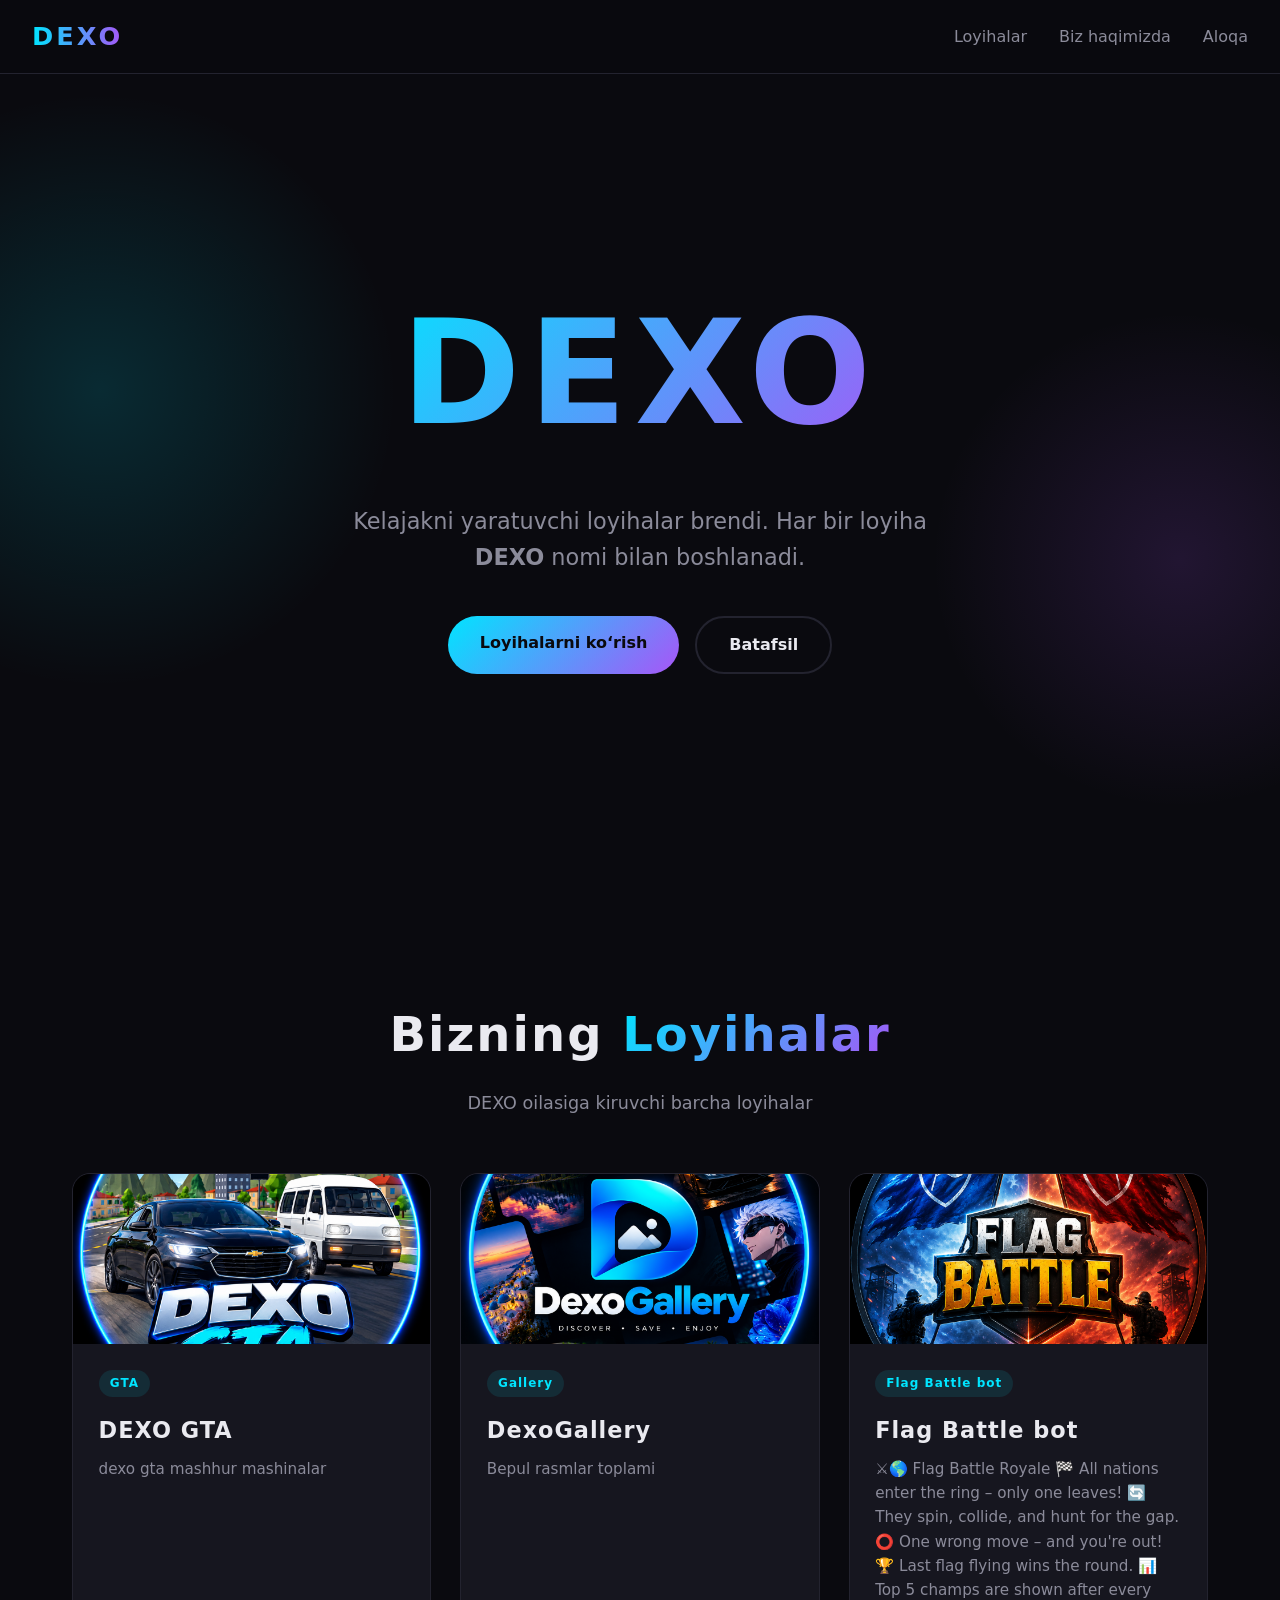
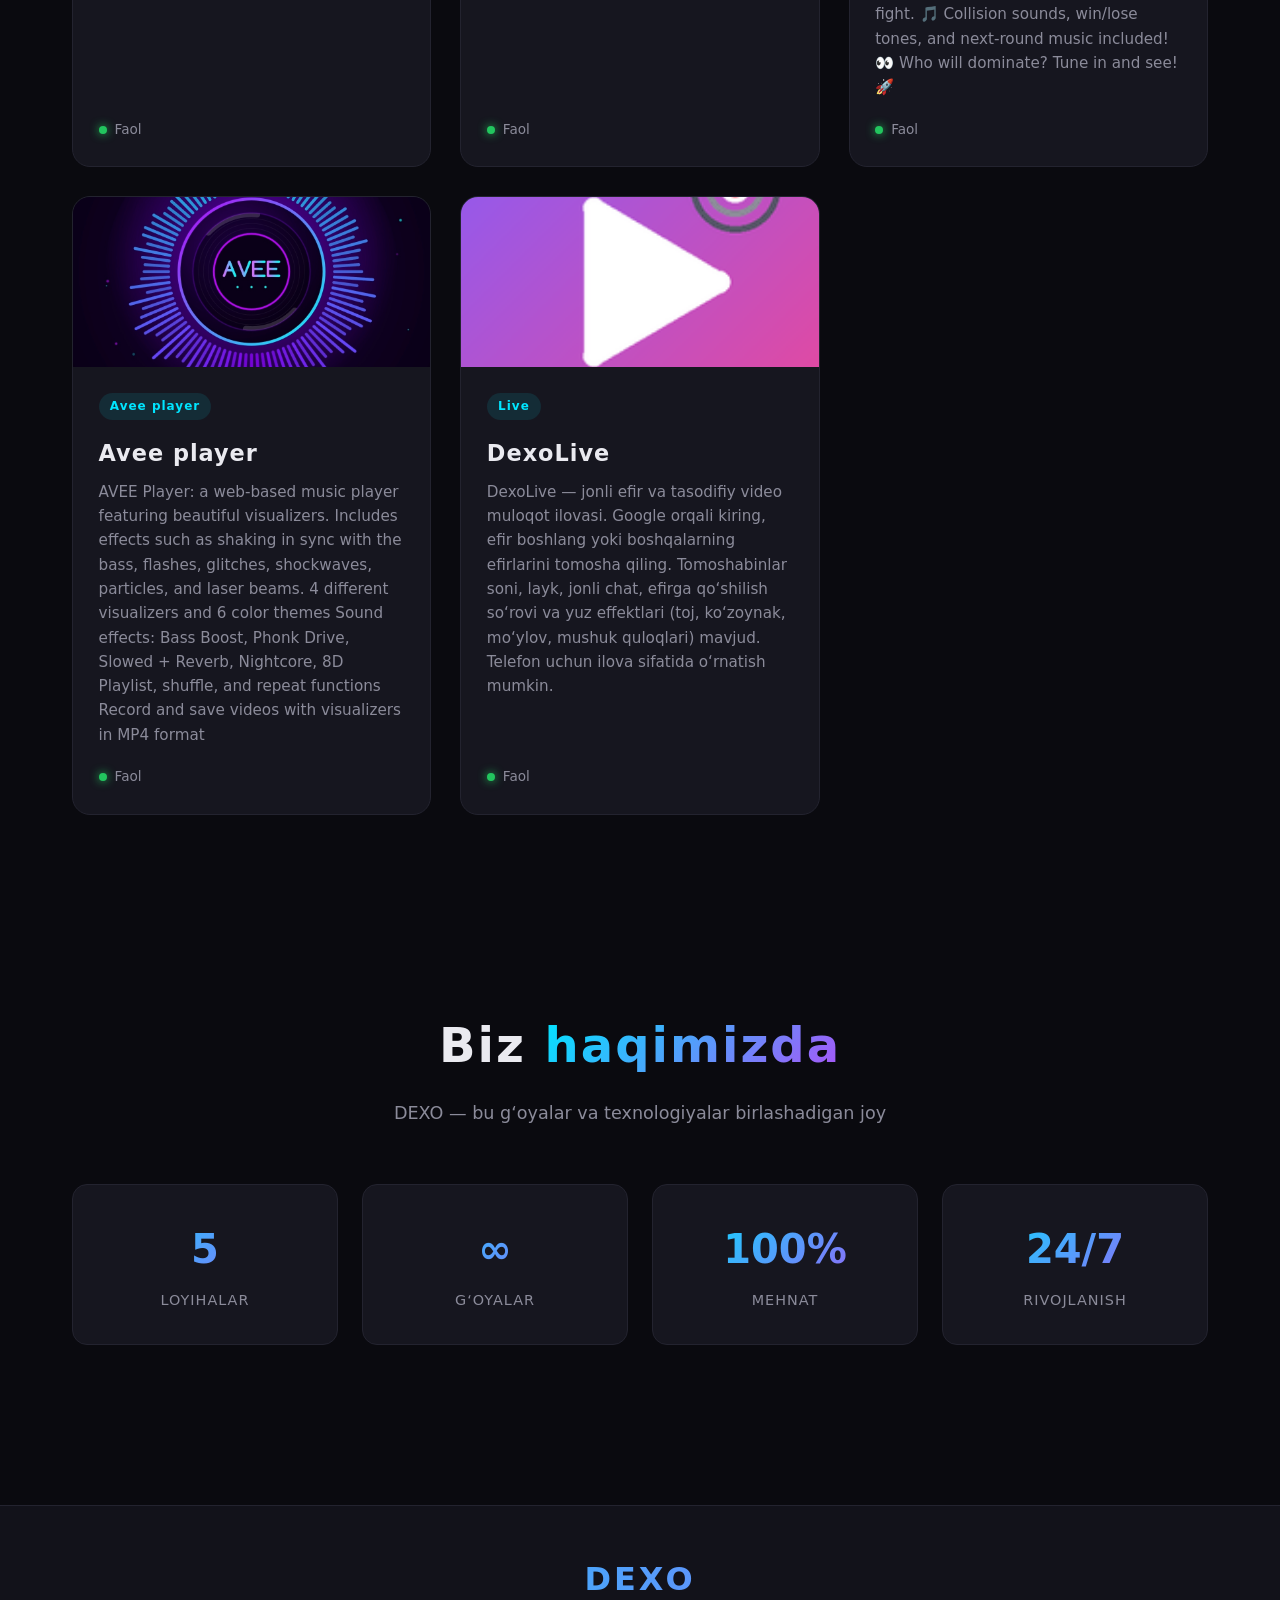
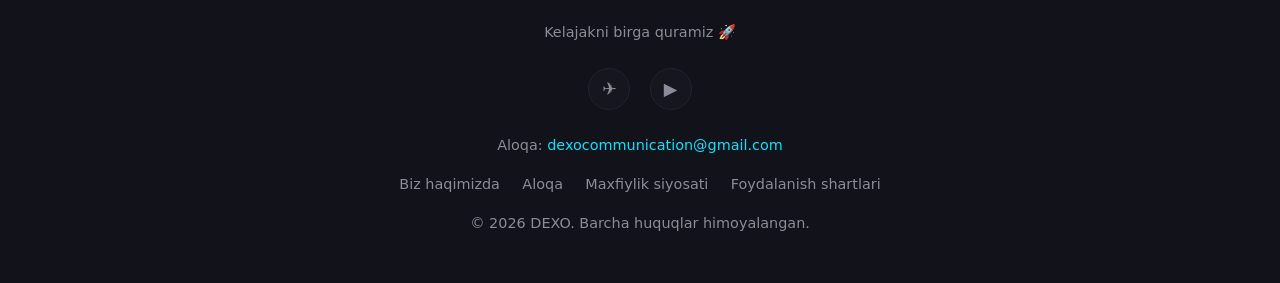
<file: index.html>
<!DOCTYPE html>
<html lang="uz">
<head>
<meta charset="UTF-8" />
<meta name="viewport" content="width=device-width, initial-scale=1.0" />
<title>DEXO — Brend va Loyihalar</title>
<meta name="description" content="DEXO — kelajakni yaratuvchi loyihalar brendi. DEXO GTA, DEXO WEB va boshqa loyihalar." />
<link rel="stylesheet" href="index.css" />
<link rel="stylesheet" href="page.css" />

<!-- Yandex Autoplacement 20508043 -->
<script src="https://yandex.ru/ads/system/context.js" async></script>
<script data-page-id="20508043" src="https://yandex.ru/ads/system/ap-loader.js" async></script>
</head>
<body>

  <!-- NAVBAR -->
  <nav>
    <div class="logo" onclick="window.scrollTo({top:0,behavior:'smooth'})">DEXO</div>
    <ul class="nav-links">
      <li><a href="#projects">Loyihalar</a></li>
      <li><a href="#about">Biz haqimizda</a></li>
      <li><a href="#contact">Aloqa</a></li>
    </ul>
  </nav>

  <!-- HERO -->
  <header class="hero">
    <h1>DEXO</h1>
    <p>Kelajakni yaratuvchi loyihalar brendi. Har bir loyiha <b>DEXO</b> nomi bilan boshlanadi.</p>
    <div class="hero-buttons">
      <a href="#projects" class="btn btn-primary">Loyihalarni ko‘rish</a>
      <a href="#about" class="btn btn-outline">Batafsil</a>
    </div>
  </header>

  <!-- PROJECTS -->
  <section id="projects">
    <h2 class="section-title">Bizning <span>Loyihalar</span></h2>
    <p class="section-sub">DEXO oilasiga kiruvchi barcha loyihalar</p>

    <div class="projects-grid" id="projectsGrid">
      <!-- JS shu yerga loyihalarni joylaydi -->
    </div>

    <div class="loading" id="projectsLoading">⏳ Loyihalar yuklanmoqda...</div>
    <div class="error-box" id="projectsError" style="display:none;"></div>
  </section>

  <!-- ABOUT -->
  <section id="about">
    <h2 class="section-title">Biz <span>haqimizda</span></h2>
    <p class="section-sub">DEXO — bu g‘oyalar va texnologiyalar birlashadigan joy</p>

    <div class="about-content">
      <div class="stat-box">
        <div class="stat-number" id="statProjects">0</div>
        <div class="stat-label">LOYIHALAR</div>
      </div>
      <div class="stat-box">
        <div class="stat-number">∞</div>
        <div class="stat-label">G‘OYALAR</div>
      </div>
      <div class="stat-box">
        <div class="stat-number">100%</div>
        <div class="stat-label">MEHNAT</div>
      </div>
      <div class="stat-box">
        <div class="stat-number">24/7</div>
        <div class="stat-label">RIVOJLANISH</div>
      </div>
    </div>
  </section>

  <!-- FOOTER -->
  <footer id="contact">
    <div class="logo">DEXO</div>
    <p>Kelajakni birga quramiz 🚀</p>
    <div class="socials">
      <a href="https://t.me/dexo_community" target="_blank" rel="noopener noreferrer" title="Telegram">✈️</a>
      <a href="https://youtube.com/@dexo_community" target="_blank" rel="noopener noreferrer" title="YouTube">▶️</a>
    </div>
    <p class="contact-mail">Aloqa: <a href="mailto:dexocommunication@gmail.com">dexocommunication@gmail.com</a></p>
    <div class="footer-links">
      <a href="about.html">Biz haqimizda</a>
      <a href="contact.html">Aloqa</a>
      <a href="privacy.html">Maxfiylik siyosati</a>
      <a href="terms.html">Foydalanish shartlari</a>
    </div>
    <p>© 2026 DEXO. Barcha huquqlar himoyalangan.</p>
  </footer>

  <script src="index.js"></script>
</body>
</html>
</file>
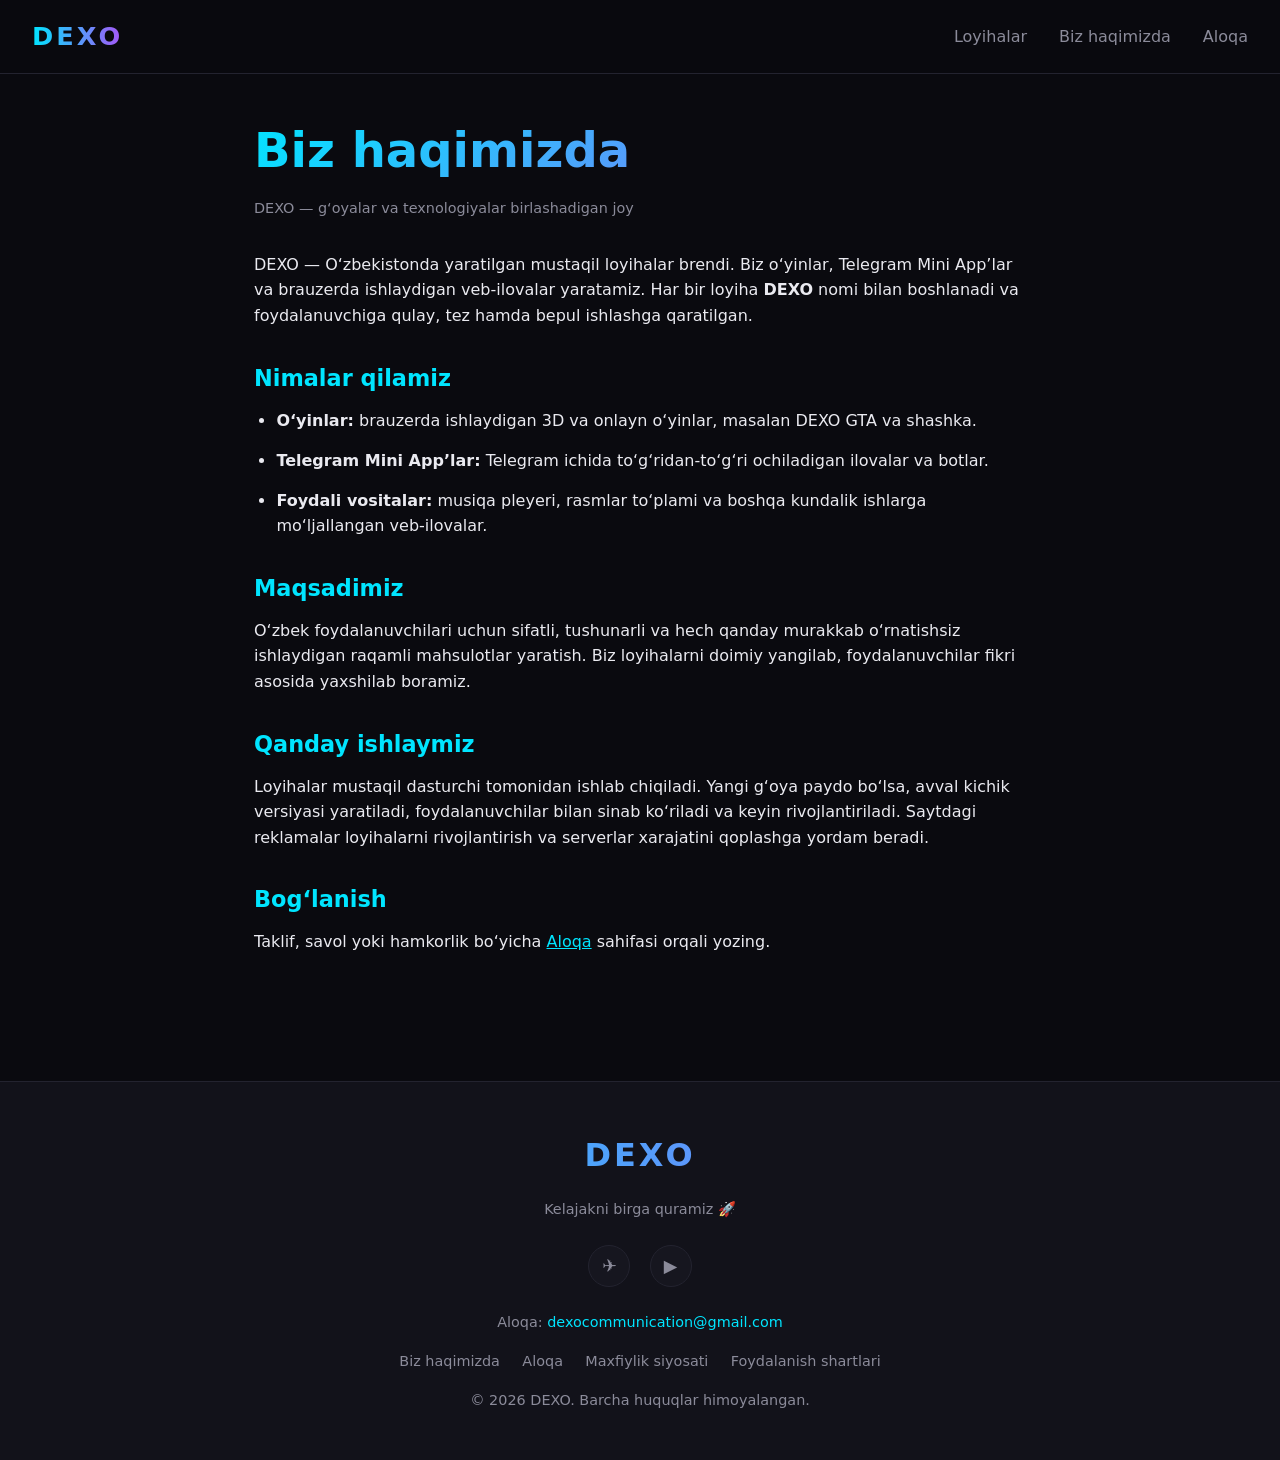
<file: about.html>
<!DOCTYPE html>
<html lang="uz">
<head>
<meta charset="UTF-8" />
<meta name="viewport" content="width=device-width, initial-scale=1.0" />
<title>Biz haqimizda — DEXO</title>
<meta name="description" content="DEXO — O‘zbekistondan mustaqil dasturchi tomonidan yaratilgan o‘yinlar, Telegram Mini App va veb-loyihalar brendi." />
<link rel="stylesheet" href="index.css" />
<link rel="stylesheet" href="page.css" />

<!-- ✅ Google AdSense -->
<meta name="google-adsense-account" content="ca-pub-7154749139110287">
<script async src="https://pagead2.googlesyndication.com/pagead/js/adsbygoogle.js?client=ca-pub-7154749139110287"
     crossorigin="anonymous"></script>
</head>
<body>

  <nav>
    <div class="logo" onclick="location.href='index.html'">DEXO</div>
    <ul class="nav-links">
      <li><a href="index.html#projects">Loyihalar</a></li>
      <li><a href="about.html">Biz haqimizda</a></li>
      <li><a href="contact.html">Aloqa</a></li>
    </ul>
  </nav>

  <main class="page-wrap">
    <h1>Biz haqimizda</h1>
    <p class="updated">DEXO — g‘oyalar va texnologiyalar birlashadigan joy</p>

    <p>DEXO — O‘zbekistonda yaratilgan mustaqil loyihalar brendi. Biz o‘yinlar, Telegram Mini App’lar va brauzerda ishlaydigan veb-ilovalar yaratamiz. Har bir loyiha <b>DEXO</b> nomi bilan boshlanadi va foydalanuvchiga qulay, tez hamda bepul ishlashga qaratilgan.</p>

    <h2>Nimalar qilamiz</h2>
    <ul>
      <li><b>O‘yinlar:</b> brauzerda ishlaydigan 3D va onlayn o‘yinlar, masalan DEXO GTA va shashka.</li>
      <li><b>Telegram Mini App’lar:</b> Telegram ichida to‘g‘ridan-to‘g‘ri ochiladigan ilovalar va botlar.</li>
      <li><b>Foydali vositalar:</b> musiqa pleyeri, rasmlar to‘plami va boshqa kundalik ishlarga mo‘ljallangan veb-ilovalar.</li>
    </ul>

    <h2>Maqsadimiz</h2>
    <p>O‘zbek foydalanuvchilari uchun sifatli, tushunarli va hech qanday murakkab o‘rnatishsiz ishlaydigan raqamli mahsulotlar yaratish. Biz loyihalarni doimiy yangilab, foydalanuvchilar fikri asosida yaxshilab boramiz.</p>

    <h2>Qanday ishlaymiz</h2>
    <p>Loyihalar mustaqil dasturchi tomonidan ishlab chiqiladi. Yangi g‘oya paydo bo‘lsa, avval kichik versiyasi yaratiladi, foydalanuvchilar bilan sinab ko‘riladi va keyin rivojlantiriladi. Saytdagi reklamalar loyihalarni rivojlantirish va serverlar xarajatini qoplashga yordam beradi.</p>

    <h2>Bog‘lanish</h2>
    <p>Taklif, savol yoki hamkorlik bo‘yicha <a href="contact.html">Aloqa</a> sahifasi orqali yozing.</p>
  </main>

  <footer id="contact">
    <div class="logo" onclick="location.href='index.html'">DEXO</div>
    <p>Kelajakni birga quramiz 🚀</p>
    <div class="socials">
      <a href="https://t.me/dexo_community" target="_blank" rel="noopener noreferrer" title="Telegram">✈️</a>
      <a href="https://youtube.com/@dexo_community" target="_blank" rel="noopener noreferrer" title="YouTube">▶️</a>
    </div>
    <p class="contact-mail">Aloqa: <a href="mailto:dexocommunication@gmail.com">dexocommunication@gmail.com</a></p>
    <div class="footer-links">
      <a href="about.html">Biz haqimizda</a>
      <a href="contact.html">Aloqa</a>
      <a href="privacy.html">Maxfiylik siyosati</a>
      <a href="terms.html">Foydalanish shartlari</a>
    </div>
    <p>© 2026 DEXO. Barcha huquqlar himoyalangan.</p>
  </footer>

</body>
</html>
</file>
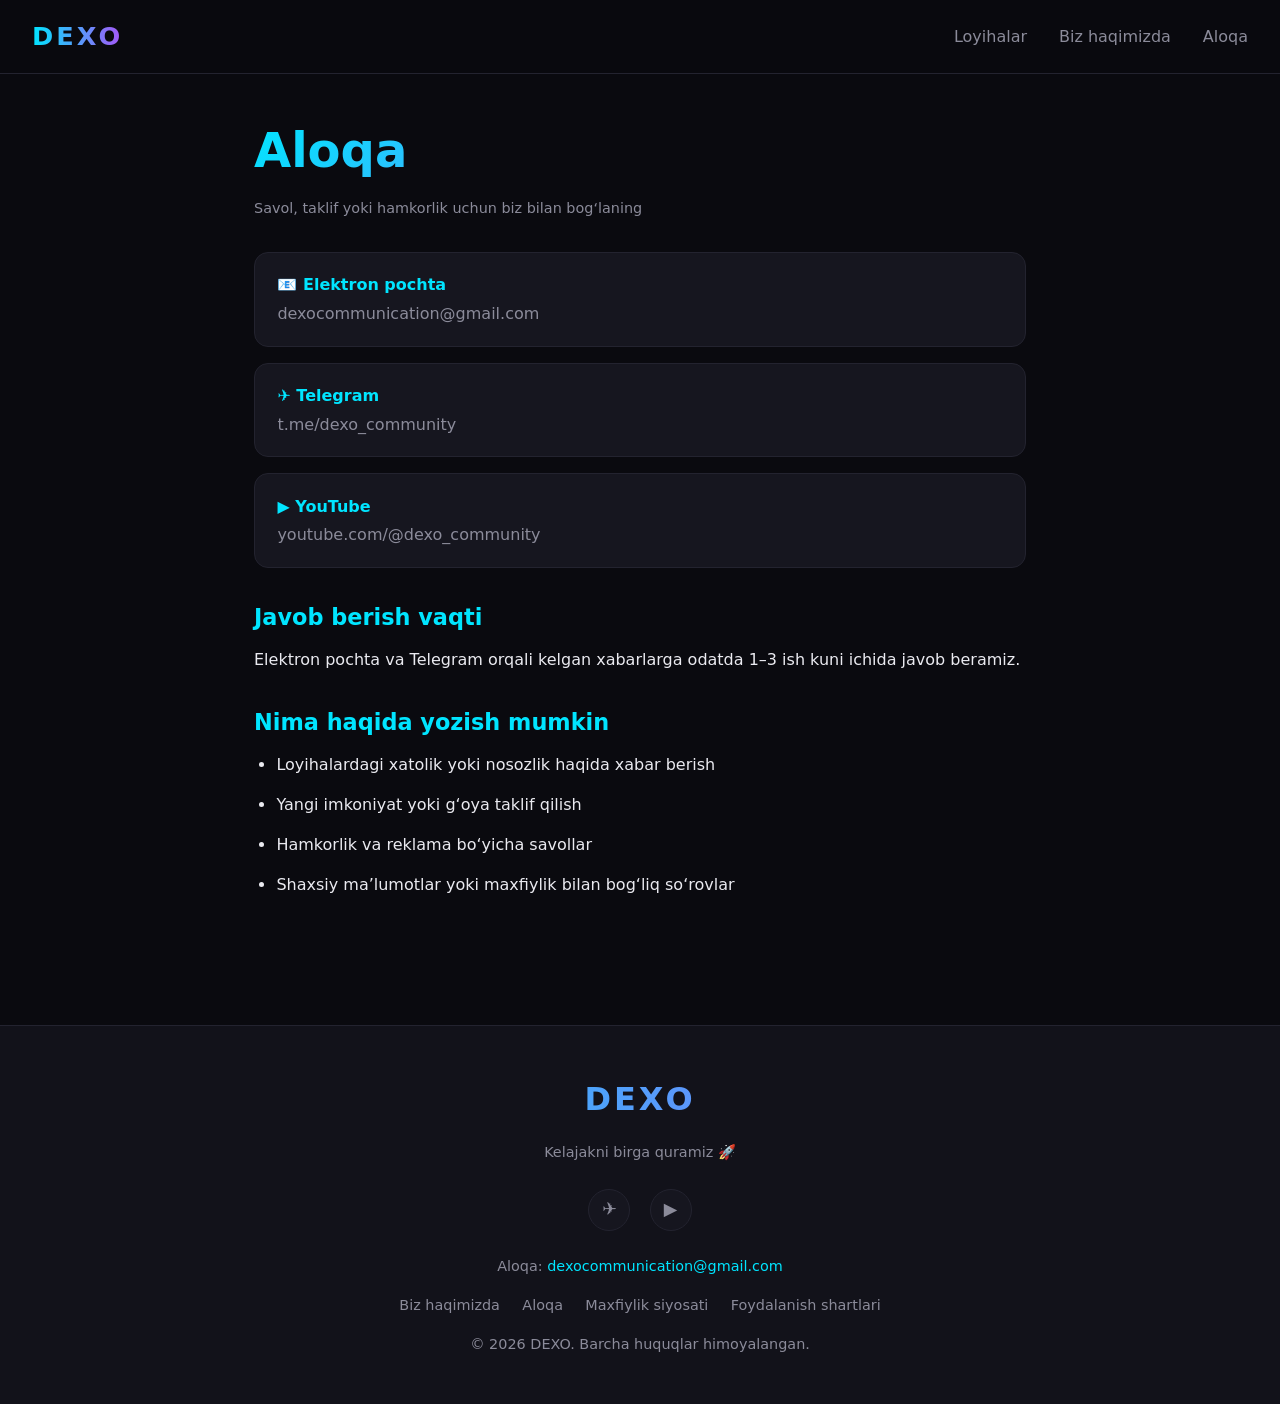
<file: contact.html>
<!DOCTYPE html>
<html lang="uz">
<head>
<meta charset="UTF-8" />
<meta name="viewport" content="width=device-width, initial-scale=1.0" />
<title>Aloqa — DEXO</title>
<meta name="description" content="DEXO bilan bog‘lanish: Telegram, YouTube va elektron pochta orqali." />
<link rel="stylesheet" href="index.css" />
<link rel="stylesheet" href="page.css" />

<!-- ✅ Google AdSense -->
<meta name="google-adsense-account" content="ca-pub-7154749139110287">
<script async src="https://pagead2.googlesyndication.com/pagead/js/adsbygoogle.js?client=ca-pub-7154749139110287"
     crossorigin="anonymous"></script>
</head>
<body>

  <nav>
    <div class="logo" onclick="location.href='index.html'">DEXO</div>
    <ul class="nav-links">
      <li><a href="index.html#projects">Loyihalar</a></li>
      <li><a href="about.html">Biz haqimizda</a></li>
      <li><a href="contact.html">Aloqa</a></li>
    </ul>
  </nav>

  <main class="page-wrap">
    <h1>Aloqa</h1>
    <p class="updated">Savol, taklif yoki hamkorlik uchun biz bilan bog‘laning</p>

    <a class="contact-card" href="mailto:dexocommunication@gmail.com">
      <b>📧 Elektron pochta</b>
      <span>dexocommunication@gmail.com</span>
    </a>

    <a class="contact-card" href="https://t.me/dexo_community" target="_blank" rel="noopener noreferrer">
      <b>✈️ Telegram</b>
      <span>t.me/dexo_community</span>
    </a>

    <a class="contact-card" href="https://youtube.com/@dexo_community" target="_blank" rel="noopener noreferrer">
      <b>▶️ YouTube</b>
      <span>youtube.com/@dexo_community</span>
    </a>

    <h2>Javob berish vaqti</h2>
    <p>Elektron pochta va Telegram orqali kelgan xabarlarga odatda 1–3 ish kuni ichida javob beramiz.</p>

    <h2>Nima haqida yozish mumkin</h2>
    <ul>
      <li>Loyihalardagi xatolik yoki nosozlik haqida xabar berish</li>
      <li>Yangi imkoniyat yoki g‘oya taklif qilish</li>
      <li>Hamkorlik va reklama bo‘yicha savollar</li>
      <li>Shaxsiy ma’lumotlar yoki maxfiylik bilan bog‘liq so‘rovlar</li>
    </ul>
  </main>

  <footer id="contact">
    <div class="logo" onclick="location.href='index.html'">DEXO</div>
    <p>Kelajakni birga quramiz 🚀</p>
    <div class="socials">
      <a href="https://t.me/dexo_community" target="_blank" rel="noopener noreferrer" title="Telegram">✈️</a>
      <a href="https://youtube.com/@dexo_community" target="_blank" rel="noopener noreferrer" title="YouTube">▶️</a>
    </div>
    <p class="contact-mail">Aloqa: <a href="mailto:dexocommunication@gmail.com">dexocommunication@gmail.com</a></p>
    <div class="footer-links">
      <a href="about.html">Biz haqimizda</a>
      <a href="contact.html">Aloqa</a>
      <a href="privacy.html">Maxfiylik siyosati</a>
      <a href="terms.html">Foydalanish shartlari</a>
    </div>
    <p>© 2026 DEXO. Barcha huquqlar himoyalangan.</p>
  </footer>

</body>
</html>
</file>
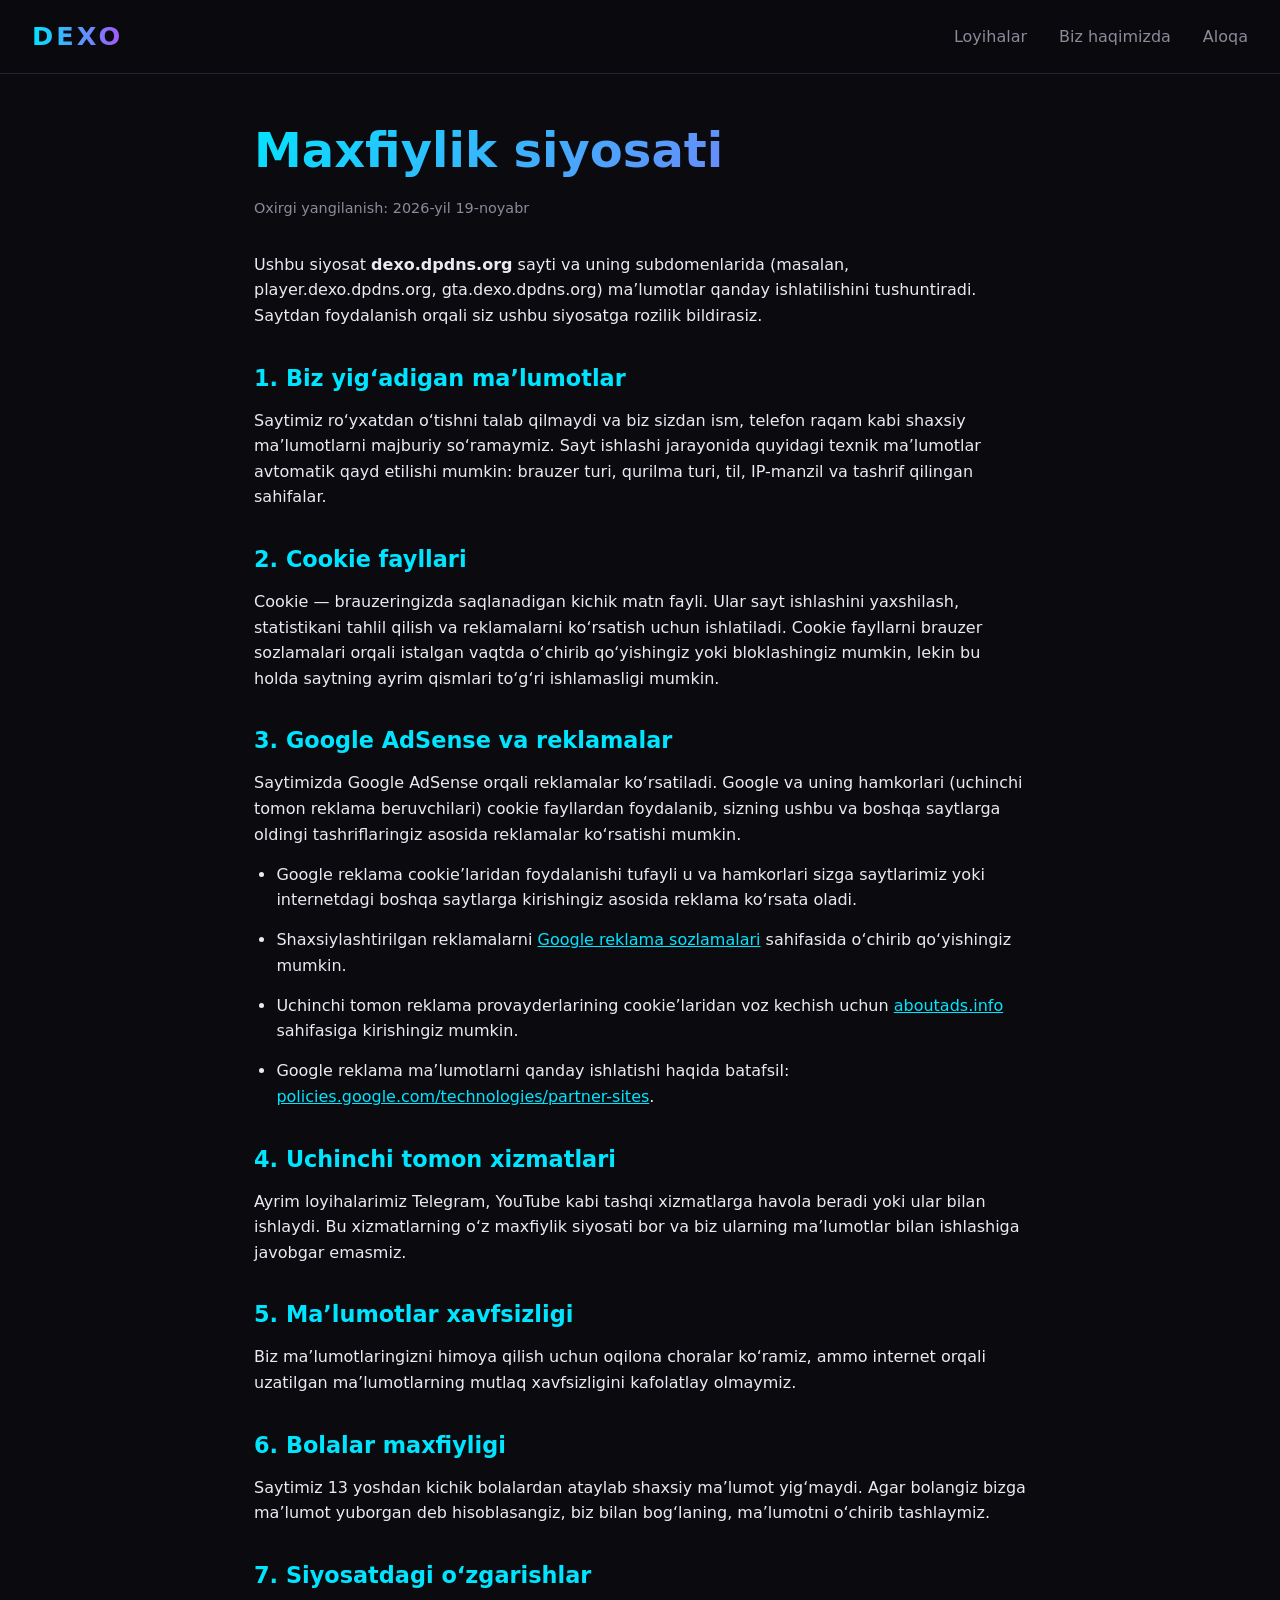
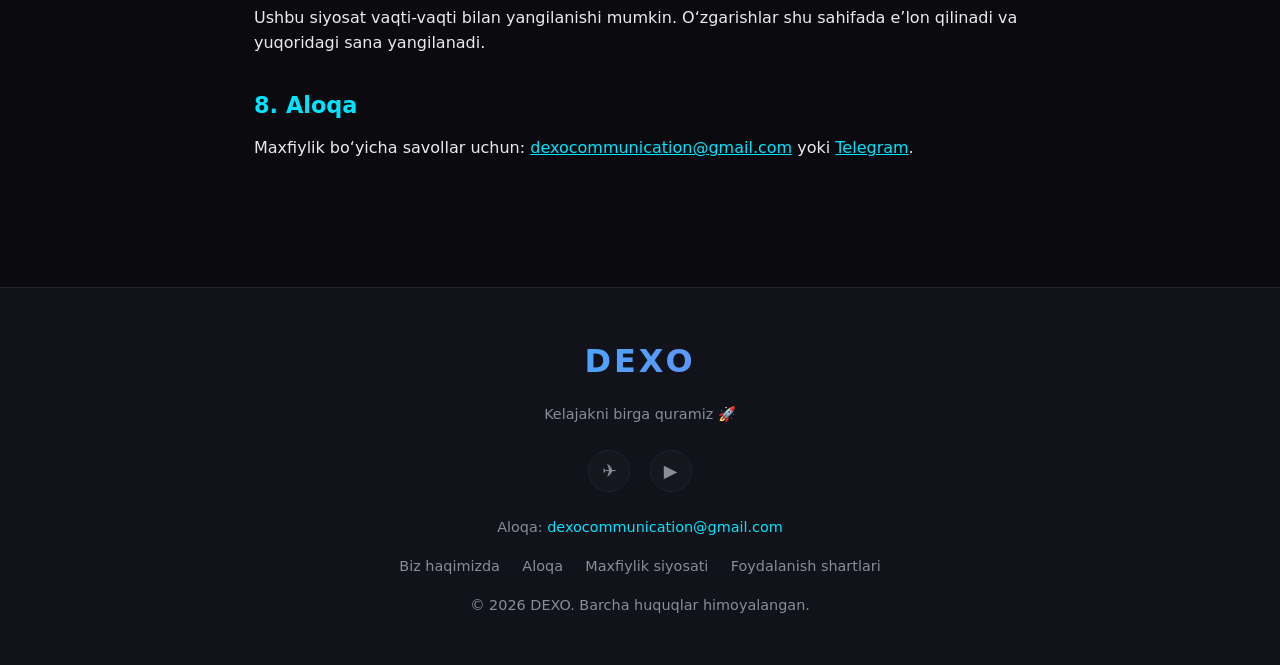
<file: privacy.html>
<!DOCTYPE html>
<html lang="uz">
<head>
<meta charset="UTF-8" />
<meta name="viewport" content="width=device-width, initial-scale=1.0" />
<title>Maxfiylik siyosati — DEXO</title>
<meta name="description" content="DEXO maxfiylik siyosati: qanday ma’lumotlar yig‘iladi, cookie fayllar va Google AdSense reklamalari haqida." />
<link rel="stylesheet" href="index.css" />
<link rel="stylesheet" href="page.css" />

<!-- ✅ Google AdSense -->
<meta name="google-adsense-account" content="ca-pub-7154749139110287">
<script async src="https://pagead2.googlesyndication.com/pagead/js/adsbygoogle.js?client=ca-pub-7154749139110287"
     crossorigin="anonymous"></script>
</head>
<body>

  <nav>
    <div class="logo" onclick="location.href='index.html'">DEXO</div>
    <ul class="nav-links">
      <li><a href="index.html#projects">Loyihalar</a></li>
      <li><a href="about.html">Biz haqimizda</a></li>
      <li><a href="contact.html">Aloqa</a></li>
    </ul>
  </nav>

  <main class="page-wrap">
    <h1>Maxfiylik siyosati</h1>
    <p class="updated">Oxirgi yangilanish: 2026-yil 19-noyabr</p>

    <p>Ushbu siyosat <b>dexo.dpdns.org</b> sayti va uning subdomenlarida (masalan, player.dexo.dpdns.org, gta.dexo.dpdns.org) ma’lumotlar qanday ishlatilishini tushuntiradi. Saytdan foydalanish orqali siz ushbu siyosatga rozilik bildirasiz.</p>

    <h2>1. Biz yig‘adigan ma’lumotlar</h2>
    <p>Saytimiz ro‘yxatdan o‘tishni talab qilmaydi va biz sizdan ism, telefon raqam kabi shaxsiy ma’lumotlarni majburiy so‘ramaymiz. Sayt ishlashi jarayonida quyidagi texnik ma’lumotlar avtomatik qayd etilishi mumkin: brauzer turi, qurilma turi, til, IP-manzil va tashrif qilingan sahifalar.</p>

    <h2>2. Cookie fayllari</h2>
    <p>Cookie — brauzeringizda saqlanadigan kichik matn fayli. Ular sayt ishlashini yaxshilash, statistikani tahlil qilish va reklamalarni ko‘rsatish uchun ishlatiladi. Cookie fayllarni brauzer sozlamalari orqali istalgan vaqtda o‘chirib qo‘yishingiz yoki bloklashingiz mumkin, lekin bu holda saytning ayrim qismlari to‘g‘ri ishlamasligi mumkin.</p>

    <h2>3. Google AdSense va reklamalar</h2>
    <p>Saytimizda Google AdSense orqali reklamalar ko‘rsatiladi. Google va uning hamkorlari (uchinchi tomon reklama beruvchilari) cookie fayllardan foydalanib, sizning ushbu va boshqa saytlarga oldingi tashriflaringiz asosida reklamalar ko‘rsatishi mumkin.</p>
    <ul>
      <li>Google reklama cookie’laridan foydalanishi tufayli u va hamkorlari sizga saytlarimiz yoki internetdagi boshqa saytlarga kirishingiz asosida reklama ko‘rsata oladi.</li>
      <li>Shaxsiylashtirilgan reklamalarni <a href="https://adssettings.google.com" target="_blank" rel="noopener noreferrer">Google reklama sozlamalari</a> sahifasida o‘chirib qo‘yishingiz mumkin.</li>
      <li>Uchinchi tomon reklama provayderlarining cookie’laridan voz kechish uchun <a href="https://www.aboutads.info" target="_blank" rel="noopener noreferrer">aboutads.info</a> sahifasiga kirishingiz mumkin.</li>
      <li>Google reklama ma’lumotlarni qanday ishlatishi haqida batafsil: <a href="https://policies.google.com/technologies/partner-sites" target="_blank" rel="noopener noreferrer">policies.google.com/technologies/partner-sites</a>.</li>
    </ul>

    <h2>4. Uchinchi tomon xizmatlari</h2>
    <p>Ayrim loyihalarimiz Telegram, YouTube kabi tashqi xizmatlarga havola beradi yoki ular bilan ishlaydi. Bu xizmatlarning o‘z maxfiylik siyosati bor va biz ularning ma’lumotlar bilan ishlashiga javobgar emasmiz.</p>

    <h2>5. Ma’lumotlar xavfsizligi</h2>
    <p>Biz ma’lumotlaringizni himoya qilish uchun oqilona choralar ko‘ramiz, ammo internet orqali uzatilgan ma’lumotlarning mutlaq xavfsizligini kafolatlay olmaymiz.</p>

    <h2>6. Bolalar maxfiyligi</h2>
    <p>Saytimiz 13 yoshdan kichik bolalardan ataylab shaxsiy ma’lumot yig‘maydi. Agar bolangiz bizga ma’lumot yuborgan deb hisoblasangiz, biz bilan bog‘laning, ma’lumotni o‘chirib tashlaymiz.</p>

    <h2>7. Siyosatdagi o‘zgarishlar</h2>
    <p>Ushbu siyosat vaqti-vaqti bilan yangilanishi mumkin. O‘zgarishlar shu sahifada e’lon qilinadi va yuqoridagi sana yangilanadi.</p>

    <h2>8. Aloqa</h2>
    <p>Maxfiylik bo‘yicha savollar uchun: <a href="mailto:dexocommunication@gmail.com">dexocommunication@gmail.com</a> yoki <a href="https://t.me/dexo_community" target="_blank" rel="noopener noreferrer">Telegram</a>.</p>
  </main>

  <footer id="contact">
    <div class="logo" onclick="location.href='index.html'">DEXO</div>
    <p>Kelajakni birga quramiz 🚀</p>
    <div class="socials">
      <a href="https://t.me/dexo_community" target="_blank" rel="noopener noreferrer" title="Telegram">✈️</a>
      <a href="https://youtube.com/@dexo_community" target="_blank" rel="noopener noreferrer" title="YouTube">▶️</a>
    </div>
    <p class="contact-mail">Aloqa: <a href="mailto:dexocommunication@gmail.com">dexocommunication@gmail.com</a></p>
    <div class="footer-links">
      <a href="about.html">Biz haqimizda</a>
      <a href="contact.html">Aloqa</a>
      <a href="privacy.html">Maxfiylik siyosati</a>
      <a href="terms.html">Foydalanish shartlari</a>
    </div>
    <p>© 2026 DEXO. Barcha huquqlar himoyalangan.</p>
  </footer>

</body>
</html>
</file>
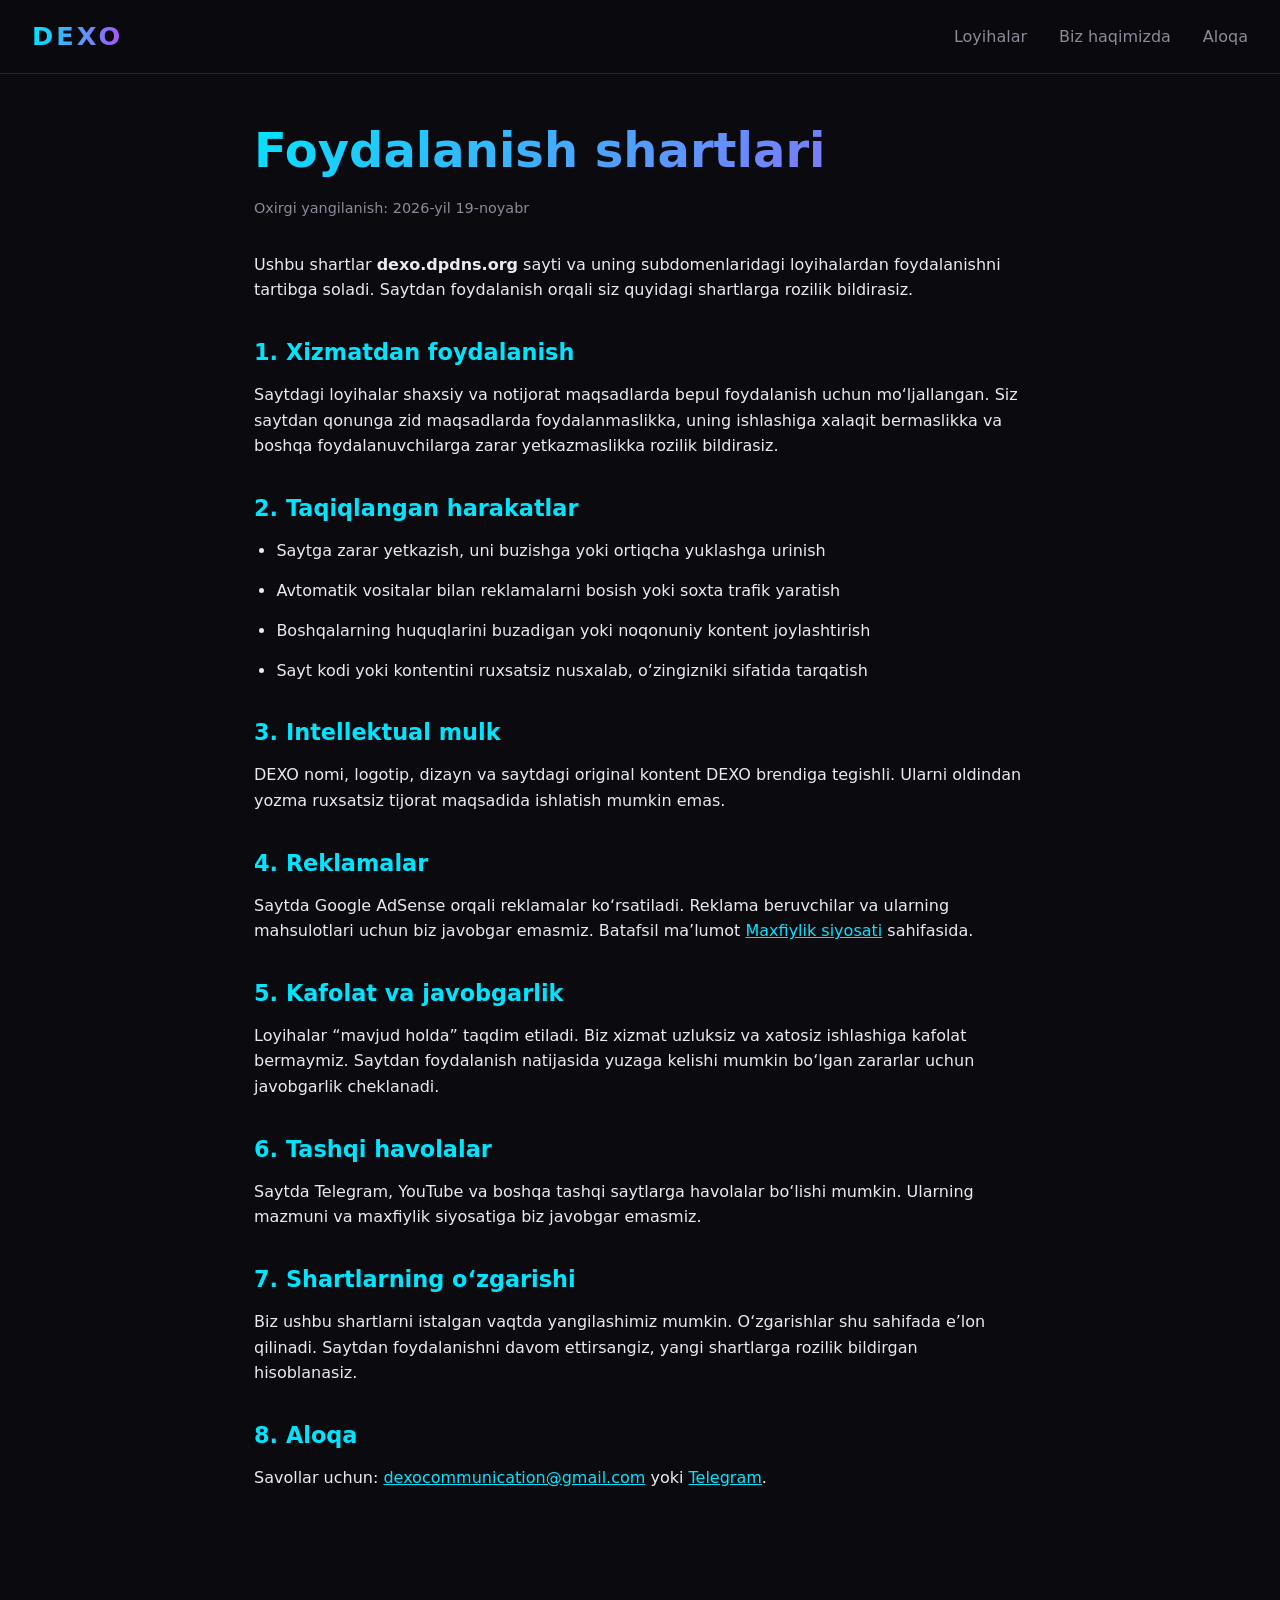
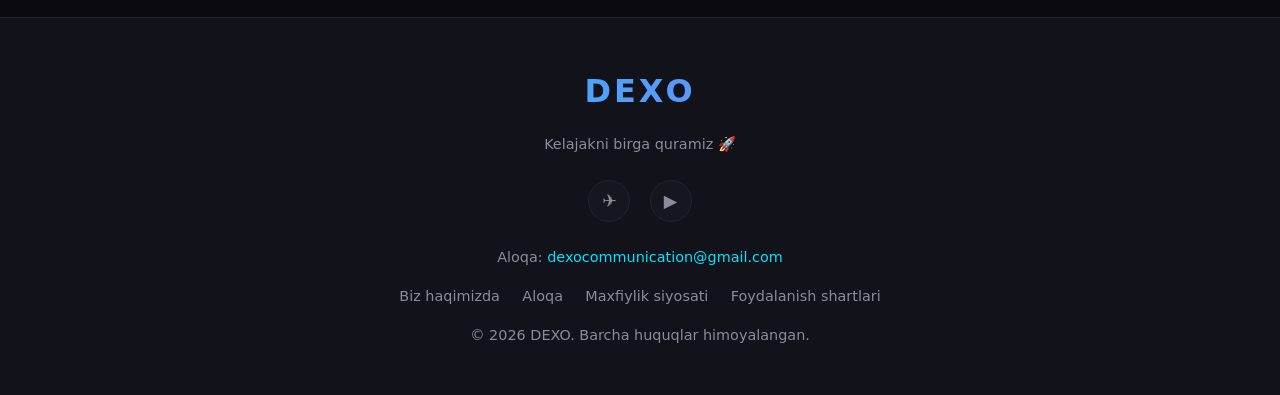
<file: terms.html>
<!DOCTYPE html>
<html lang="uz">
<head>
<meta charset="UTF-8" />
<meta name="viewport" content="width=device-width, initial-scale=1.0" />
<title>Foydalanish shartlari — DEXO</title>
<meta name="description" content="DEXO saytidan foydalanish shartlari va qoidalari." />
<link rel="stylesheet" href="index.css" />
<link rel="stylesheet" href="page.css" />

<!-- ✅ Google AdSense -->
<meta name="google-adsense-account" content="ca-pub-7154749139110287">
<script async src="https://pagead2.googlesyndication.com/pagead/js/adsbygoogle.js?client=ca-pub-7154749139110287"
     crossorigin="anonymous"></script>
</head>
<body>

  <nav>
    <div class="logo" onclick="location.href='index.html'">DEXO</div>
    <ul class="nav-links">
      <li><a href="index.html#projects">Loyihalar</a></li>
      <li><a href="about.html">Biz haqimizda</a></li>
      <li><a href="contact.html">Aloqa</a></li>
    </ul>
  </nav>

  <main class="page-wrap">
    <h1>Foydalanish shartlari</h1>
    <p class="updated">Oxirgi yangilanish: 2026-yil 19-noyabr</p>

    <p>Ushbu shartlar <b>dexo.dpdns.org</b> sayti va uning subdomenlaridagi loyihalardan foydalanishni tartibga soladi. Saytdan foydalanish orqali siz quyidagi shartlarga rozilik bildirasiz.</p>

    <h2>1. Xizmatdan foydalanish</h2>
    <p>Saytdagi loyihalar shaxsiy va notijorat maqsadlarda bepul foydalanish uchun mo‘ljallangan. Siz saytdan qonunga zid maqsadlarda foydalanmaslikka, uning ishlashiga xalaqit bermaslikka va boshqa foydalanuvchilarga zarar yetkazmaslikka rozilik bildirasiz.</p>

    <h2>2. Taqiqlangan harakatlar</h2>
    <ul>
      <li>Saytga zarar yetkazish, uni buzishga yoki ortiqcha yuklashga urinish</li>
      <li>Avtomatik vositalar bilan reklamalarni bosish yoki soxta trafik yaratish</li>
      <li>Boshqalarning huquqlarini buzadigan yoki noqonuniy kontent joylashtirish</li>
      <li>Sayt kodi yoki kontentini ruxsatsiz nusxalab, o‘zingizniki sifatida tarqatish</li>
    </ul>

    <h2>3. Intellektual mulk</h2>
    <p>DEXO nomi, logotip, dizayn va saytdagi original kontent DEXO brendiga tegishli. Ularni oldindan yozma ruxsatsiz tijorat maqsadida ishlatish mumkin emas.</p>

    <h2>4. Reklamalar</h2>
    <p>Saytda Google AdSense orqali reklamalar ko‘rsatiladi. Reklama beruvchilar va ularning mahsulotlari uchun biz javobgar emasmiz. Batafsil ma’lumot <a href="privacy.html">Maxfiylik siyosati</a> sahifasida.</p>

    <h2>5. Kafolat va javobgarlik</h2>
    <p>Loyihalar “mavjud holda” taqdim etiladi. Biz xizmat uzluksiz va xatosiz ishlashiga kafolat bermaymiz. Saytdan foydalanish natijasida yuzaga kelishi mumkin bo‘lgan zararlar uchun javobgarlik cheklanadi.</p>

    <h2>6. Tashqi havolalar</h2>
    <p>Saytda Telegram, YouTube va boshqa tashqi saytlarga havolalar bo‘lishi mumkin. Ularning mazmuni va maxfiylik siyosatiga biz javobgar emasmiz.</p>

    <h2>7. Shartlarning o‘zgarishi</h2>
    <p>Biz ushbu shartlarni istalgan vaqtda yangilashimiz mumkin. O‘zgarishlar shu sahifada e’lon qilinadi. Saytdan foydalanishni davom ettirsangiz, yangi shartlarga rozilik bildirgan hisoblanasiz.</p>

    <h2>8. Aloqa</h2>
    <p>Savollar uchun: <a href="mailto:dexocommunication@gmail.com">dexocommunication@gmail.com</a> yoki <a href="https://t.me/dexo_community" target="_blank" rel="noopener noreferrer">Telegram</a>.</p>
  </main>

  <footer id="contact">
    <div class="logo" onclick="location.href='index.html'">DEXO</div>
    <p>Kelajakni birga quramiz 🚀</p>
    <div class="socials">
      <a href="https://t.me/dexo_community" target="_blank" rel="noopener noreferrer" title="Telegram">✈️</a>
      <a href="https://youtube.com/@dexo_community" target="_blank" rel="noopener noreferrer" title="YouTube">▶️</a>
    </div>
    <p class="contact-mail">Aloqa: <a href="mailto:dexocommunication@gmail.com">dexocommunication@gmail.com</a></p>
    <div class="footer-links">
      <a href="about.html">Biz haqimizda</a>
      <a href="contact.html">Aloqa</a>
      <a href="privacy.html">Maxfiylik siyosati</a>
      <a href="terms.html">Foydalanish shartlari</a>
    </div>
    <p>© 2026 DEXO. Barcha huquqlar himoyalangan.</p>
  </footer>

</body>
</html>
</file>
<file: index.css>
:root {
  --bg: #0a0a0f;
  --bg2: #12121a;
  --card: #16161f;
  --accent: #00e5ff;
  --accent2: #a855f7;
  --text: #eaeaf0;
  --muted: #8b8b9a;
  --border: #23232f;
}

* { margin: 0; padding: 0; box-sizing: border-box; }

html { scroll-behavior: smooth; }

body {
  font-family: 'Segoe UI', system-ui, -apple-system, sans-serif;
  background: var(--bg);
  color: var(--text);
  line-height: 1.6;
  overflow-x: hidden;
}

/* ===== NAVBAR ===== */
nav {
  position: fixed;
  top: 0; left: 0; right: 0;
  background: rgba(10, 10, 15, 0.85);
  backdrop-filter: blur(12px);
  border-bottom: 1px solid var(--border);
  z-index: 100;
  padding: 1rem 2rem;
  display: flex;
  justify-content: space-between;
  align-items: center;
}

.logo {
  font-size: 1.6rem;
  font-weight: 900;
  letter-spacing: 3px;
  background: linear-gradient(90deg, var(--accent), var(--accent2));
  -webkit-background-clip: text;
  -webkit-text-fill-color: transparent;
  background-clip: text;
  cursor: pointer;
}

.nav-links {
  display: flex;
  gap: 2rem;
  list-style: none;
}

.nav-links a {
  color: var(--muted);
  text-decoration: none;
  font-weight: 500;
  transition: color 0.3s;
  position: relative;
}

.nav-links a:hover { color: var(--accent); }

.nav-links a::after {
  content: '';
  position: absolute;
  bottom: -5px; left: 0;
  width: 0; height: 2px;
  background: var(--accent);
  transition: width 0.3s;
}

.nav-links a:hover::after { width: 100%; }

/* ===== HERO ===== */
.hero {
  min-height: 100vh;
  display: flex;
  flex-direction: column;
  justify-content: center;
  align-items: center;
  text-align: center;
  padding: 6rem 2rem 4rem;
  position: relative;
  overflow: hidden;
}

.hero::before {
  content: '';
  position: absolute;
  width: 600px; height: 600px;
  background: radial-gradient(circle, rgba(0,229,255,0.15), transparent 70%);
  top: 10%; left: -200px;
  animation: float 8s ease-in-out infinite;
}

.hero::after {
  content: '';
  position: absolute;
  width: 500px; height: 500px;
  background: radial-gradient(circle, rgba(168,85,247,0.15), transparent 70%);
  bottom: 10%; right: -150px;
  animation: float 10s ease-in-out infinite reverse;
}

@keyframes float {
  0%, 100% { transform: translateY(0); }
  50% { transform: translateY(-40px); }
}

.hero h1 {
  font-size: clamp(3rem, 12vw, 9rem);
  font-weight: 900;
  letter-spacing: 8px;
  background: linear-gradient(135deg, var(--accent), var(--accent2));
  -webkit-background-clip: text;
  -webkit-text-fill-color: transparent;
  background-clip: text;
  animation: glow 3s ease-in-out infinite;
  position: relative;
  z-index: 1;
}

@keyframes glow {
  0%, 100% { filter: drop-shadow(0 0 20px rgba(0,229,255,0.4)); }
  50% { filter: drop-shadow(0 0 40px rgba(168,85,247,0.6)); }
}

.hero p {
  font-size: clamp(1rem, 2.5vw, 1.4rem);
  color: var(--muted);
  margin-top: 1rem;
  max-width: 600px;
  position: relative;
  z-index: 1;
}

.hero-buttons {
  margin-top: 2.5rem;
  display: flex;
  gap: 1rem;
  flex-wrap: wrap;
  justify-content: center;
  position: relative;
  z-index: 1;
}

.btn {
  padding: 0.9rem 2rem;
  border-radius: 50px;
  font-size: 1rem;
  font-weight: 600;
  text-decoration: none;
  cursor: pointer;
  border: none;
  transition: all 0.3s;
  display: inline-block;
}

.btn-primary {
  background: linear-gradient(135deg, var(--accent), var(--accent2));
  color: #0a0a0f;
}

.btn-primary:hover {
  transform: translateY(-3px);
  box-shadow: 0 10px 30px rgba(0,229,255,0.4);
}

.btn-outline {
  background: transparent;
  color: var(--text);
  border: 2px solid var(--border);
}

.btn-outline:hover {
  border-color: var(--accent);
  color: var(--accent);
  transform: translateY(-3px);
}

/* ===== AD CONTAINER ===== */
.ad-container {
  max-width: 1000px;
  margin: 2rem auto;
  padding: 0 2rem;
  text-align: center;
  min-height: 60px;
}

/* ===== SECTION ===== */
section {
  padding: 6rem 2rem;
  max-width: 1200px;
  margin: 0 auto;
}

.section-title {
  font-size: clamp(2rem, 5vw, 3rem);
  font-weight: 800;
  text-align: center;
  margin-bottom: 1rem;
  letter-spacing: 2px;
}

.section-title span {
  background: linear-gradient(135deg, var(--accent), var(--accent2));
  -webkit-background-clip: text;
  -webkit-text-fill-color: transparent;
  background-clip: text;
}

.section-sub {
  text-align: center;
  color: var(--muted);
  margin-bottom: 3.5rem;
  font-size: 1.1rem;
}

/* ===== PROJECTS ===== */
.projects-grid {
  display: grid;
  grid-template-columns: repeat(auto-fit, minmax(280px, 1fr));
  gap: 1.8rem;
}

.project-card {
  background: var(--card);
  border: 1px solid var(--border);
  border-radius: 18px;
  overflow: hidden;
  transition: all 0.4s;
  position: relative;
  cursor: pointer;
  display: flex;
  flex-direction: column;
  text-decoration: none;
  color: inherit;
}

.project-card::before {
  content: '';
  position: absolute;
  top: 0; left: 0;
  width: 100%; height: 3px;
  background: linear-gradient(90deg, var(--accent), var(--accent2));
  transform: scaleX(0);
  transform-origin: left;
  transition: transform 0.4s;
  z-index: 2;
}

.project-card:hover {
  transform: translateY(-8px);
  border-color: var(--accent);
  box-shadow: 0 20px 40px rgba(0,229,255,0.15);
}

.project-card:hover::before { transform: scaleX(1); }

.project-image {
  width: 100%;
  height: 170px;
  background: linear-gradient(135deg, rgba(0,229,255,0.1), rgba(168,85,247,0.1));
  display: flex;
  align-items: center;
  justify-content: center;
  overflow: hidden;
  position: relative;
}

.project-image img {
  width: 100%;
  height: 100%;
  object-fit: cover;
  transition: transform 0.5s;
}

.project-card:hover .project-image img {
  transform: scale(1.08);
}

.project-image .fallback-icon {
  font-size: 3.5rem;
  opacity: 0.8;
}

.project-body {
  padding: 1.6rem;
  display: flex;
  flex-direction: column;
  flex: 1;
}

.project-body h3 {
  font-size: 1.4rem;
  margin-bottom: 0.5rem;
  letter-spacing: 1px;
}

.project-body .tag {
  display: inline-block;
  font-size: 0.75rem;
  padding: 0.25rem 0.7rem;
  border-radius: 20px;
  background: rgba(0,229,255,0.1);
  color: var(--accent);
  margin-bottom: 1rem;
  font-weight: 600;
  letter-spacing: 1px;
  align-self: flex-start;
}

.project-body p {
  color: var(--muted);
  font-size: 0.95rem;
  flex: 1;
}

.project-body .status {
  margin-top: 1.2rem;
  font-size: 0.85rem;
  color: var(--muted);
  display: flex;
  align-items: center;
  gap: 0.5rem;
}

.status-dot {
  width: 8px; height: 8px;
  border-radius: 50%;
  background: #22c55e;
  box-shadow: 0 0 10px #22c55e;
  animation: pulse 2s infinite;
}

@keyframes pulse {
  0%, 100% { opacity: 1; }
  50% { opacity: 0.4; }
}

/* ===== LOADING / ERROR ===== */
.loading {
  text-align: center;
  color: var(--muted);
  padding: 2rem;
  font-size: 1rem;
}

.error-box {
  background: rgba(239, 68, 68, 0.1);
  border: 1px solid rgba(239, 68, 68, 0.4);
  color: #fca5a5;
  padding: 1.5rem;
  border-radius: 12px;
  text-align: center;
  max-width: 700px;
  margin: 0 auto;
  font-size: 0.95rem;
}

.error-box code {
  background: rgba(0,0,0,0.4);
  padding: 0.15rem 0.4rem;
  border-radius: 4px;
  color: var(--accent);
}

/* ===== ABOUT ===== */
.about-content {
  display: grid;
  grid-template-columns: repeat(auto-fit, minmax(200px, 1fr));
  gap: 1.5rem;
  margin-top: 2rem;
}

.stat-box {
  background: var(--card);
  border: 1px solid var(--border);
  border-radius: 15px;
  padding: 2rem 1.5rem;
  text-align: center;
  transition: all 0.3s;
}

.stat-box:hover {
  border-color: var(--accent2);
  transform: scale(1.03);
}

.stat-number {
  font-size: 2.5rem;
  font-weight: 900;
  background: linear-gradient(135deg, var(--accent), var(--accent2));
  -webkit-background-clip: text;
  -webkit-text-fill-color: transparent;
  background-clip: text;
}

.stat-label {
  color: var(--muted);
  margin-top: 0.5rem;
  font-size: 0.9rem;
  letter-spacing: 1px;
}

/* ===== FOOTER ===== */
footer {
  background: var(--bg2);
  border-top: 1px solid var(--border);
  padding: 3rem 2rem;
  text-align: center;
  margin-top: 4rem;
}

footer .logo { font-size: 2rem; margin-bottom: 1rem; }

footer p { color: var(--muted); font-size: 0.9rem; }

.socials {
  display: flex;
  justify-content: center;
  gap: 1.2rem;
  margin: 1.5rem 0;
}

.socials a {
  width: 42px; height: 42px;
  border-radius: 50%;
  background: var(--card);
  border: 1px solid var(--border);
  display: flex;
  align-items: center;
  justify-content: center;
  color: var(--muted);
  text-decoration: none;
  font-size: 1.1rem;
  transition: all 0.3s;
}

.socials a:hover {
  background: linear-gradient(135deg, var(--accent), var(--accent2));
  color: #0a0a0f;
  transform: translateY(-3px);
}

/* ===== MOBILE ===== */
@media (max-width: 700px) {
  nav { padding: 1rem; }
  .nav-links { gap: 1rem; font-size: 0.9rem; }
  .logo { font-size: 1.3rem; }
  section { padding: 4rem 1.2rem; }
  .hero h1 { letter-spacing: 4px; }
  .project-image { height: 150px; }
  .ad-container { padding: 0 1rem; }
}
</file>
<file: page.css>
/* ===== Qo'shimcha sahifalar uchun uslub (index.css bilan birga ishlaydi) ===== */

.page-wrap {
  max-width: 820px;
  margin: 0 auto;
  padding: 7rem 1.5rem 3rem;
}

.page-wrap h1 {
  font-size: clamp(2rem, 6vw, 3rem);
  font-weight: 900;
  margin-bottom: 0.5rem;
  background: linear-gradient(135deg, var(--accent), var(--accent2));
  -webkit-background-clip: text;
  -webkit-text-fill-color: transparent;
  background-clip: text;
}

.page-wrap .updated {
  color: var(--muted);
  font-size: 0.9rem;
  margin-bottom: 2rem;
}

.page-wrap h2 {
  font-size: 1.4rem;
  margin: 2rem 0 0.7rem;
  color: var(--accent);
}

.page-wrap p,
.page-wrap li {
  color: var(--text);
  margin-bottom: 0.9rem;
}

.page-wrap ul { padding-left: 1.4rem; margin-bottom: 1rem; }

.page-wrap a { color: var(--accent); }

.contact-card {
  display: block;
  background: var(--card);
  border: 1px solid var(--border);
  border-radius: 14px;
  padding: 1.2rem 1.4rem;
  margin-bottom: 1rem;
  text-decoration: none;
  color: var(--text);
  transition: border-color 0.3s, transform 0.3s;
}

.contact-card:hover {
  border-color: var(--accent);
  transform: translateY(-2px);
}

.contact-card b { display: block; color: var(--accent); margin-bottom: 0.2rem; }
.contact-card span { color: var(--muted); word-break: break-all; }

/* Footer havolalari (barcha sahifalarda) */
.footer-links {
  display: flex;
  flex-wrap: wrap;
  justify-content: center;
  gap: 0.6rem 1.4rem;
  margin: 1rem 0;
}

.footer-links a {
  color: var(--muted);
  text-decoration: none;
  font-size: 0.9rem;
  transition: color 0.3s;
}

.footer-links a:hover { color: var(--accent); }

footer .contact-mail a {
  color: var(--accent);
  text-decoration: none;
}

@media (max-width: 768px) {
  .page-wrap { padding-top: 6rem; }
}
</file>
